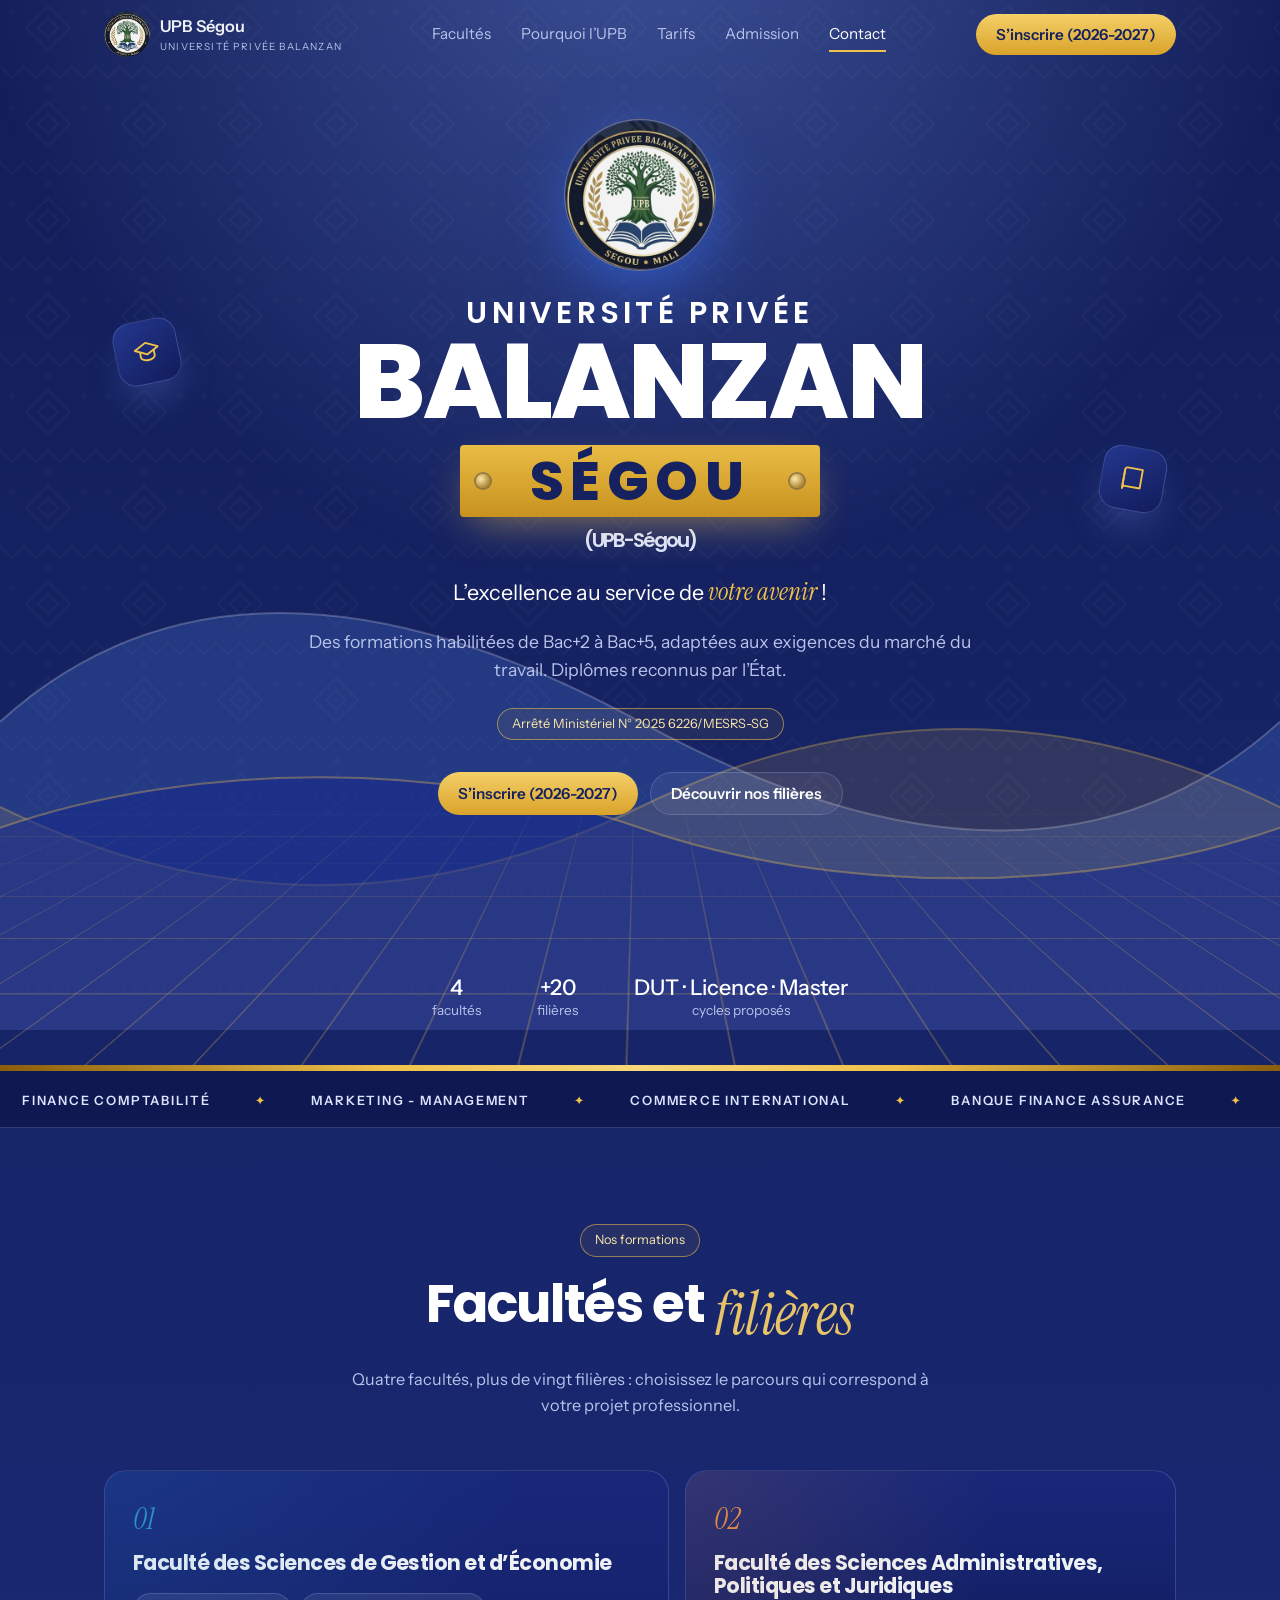
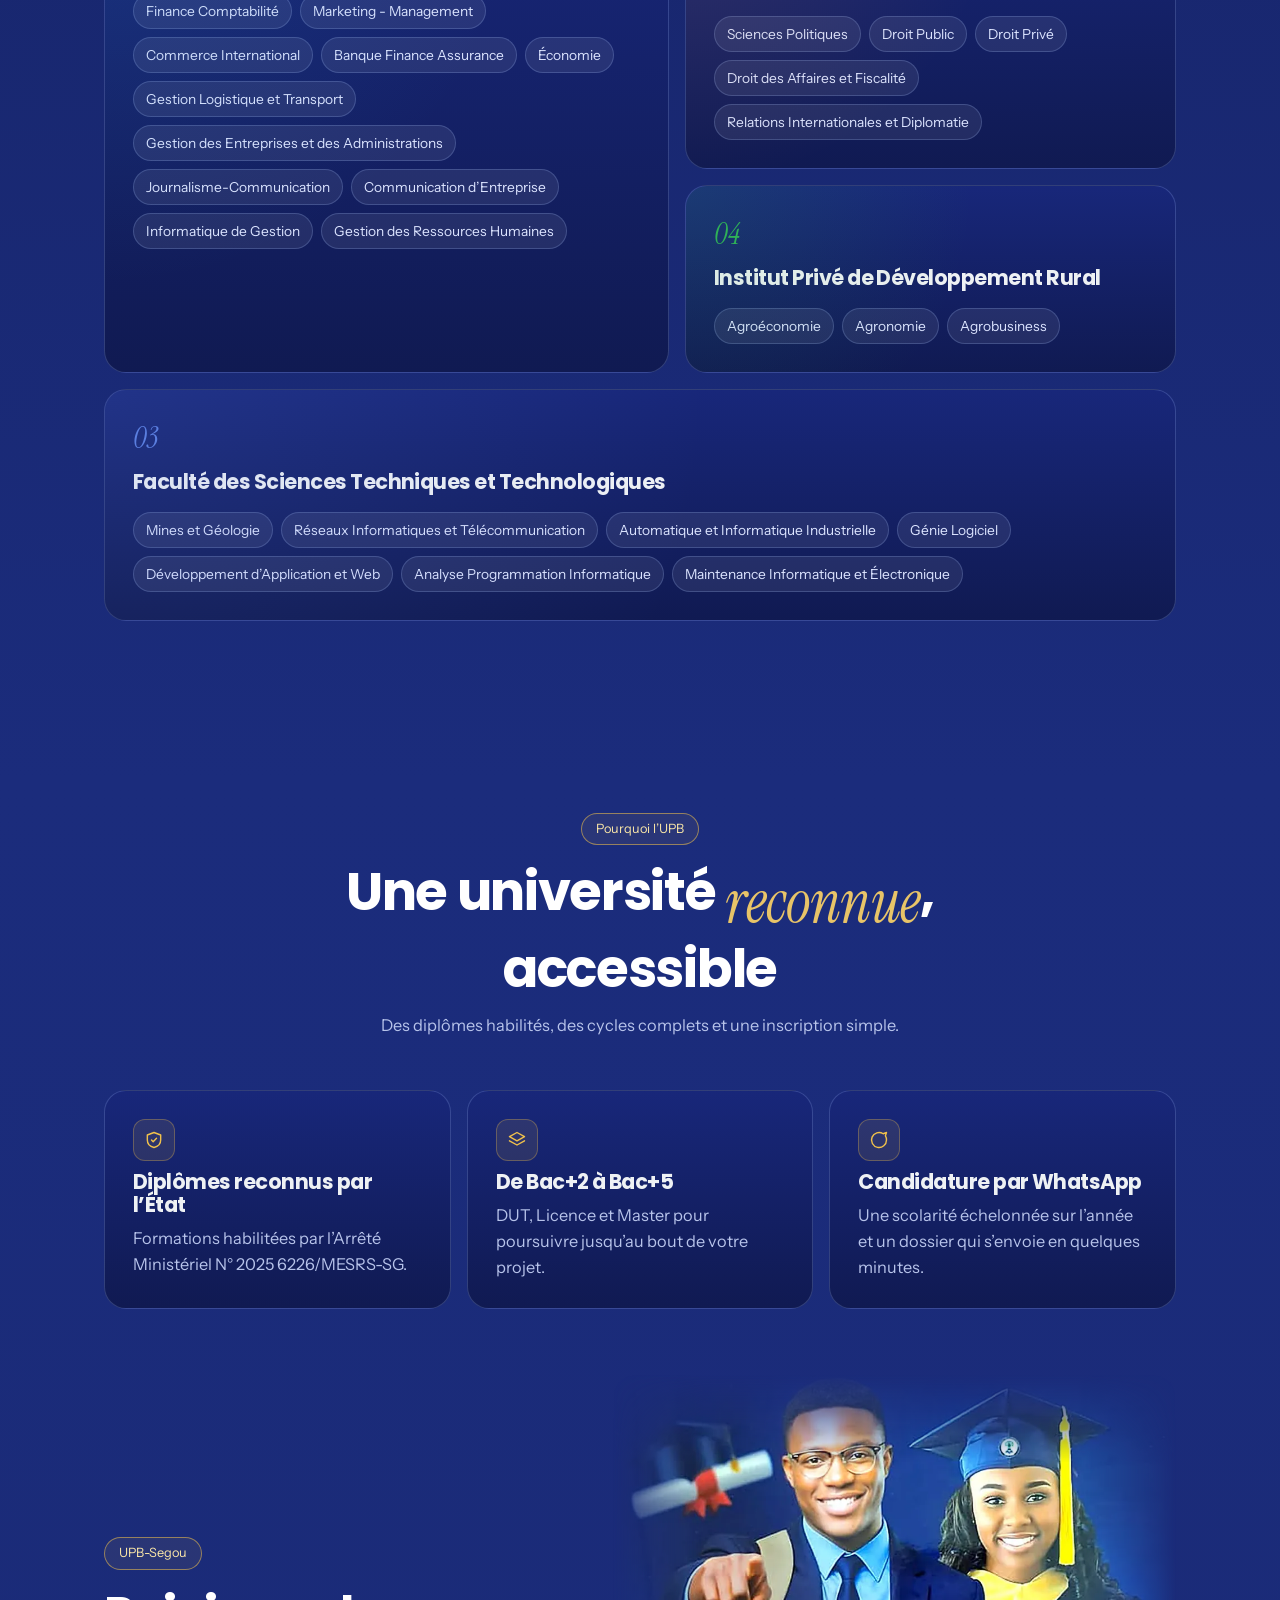
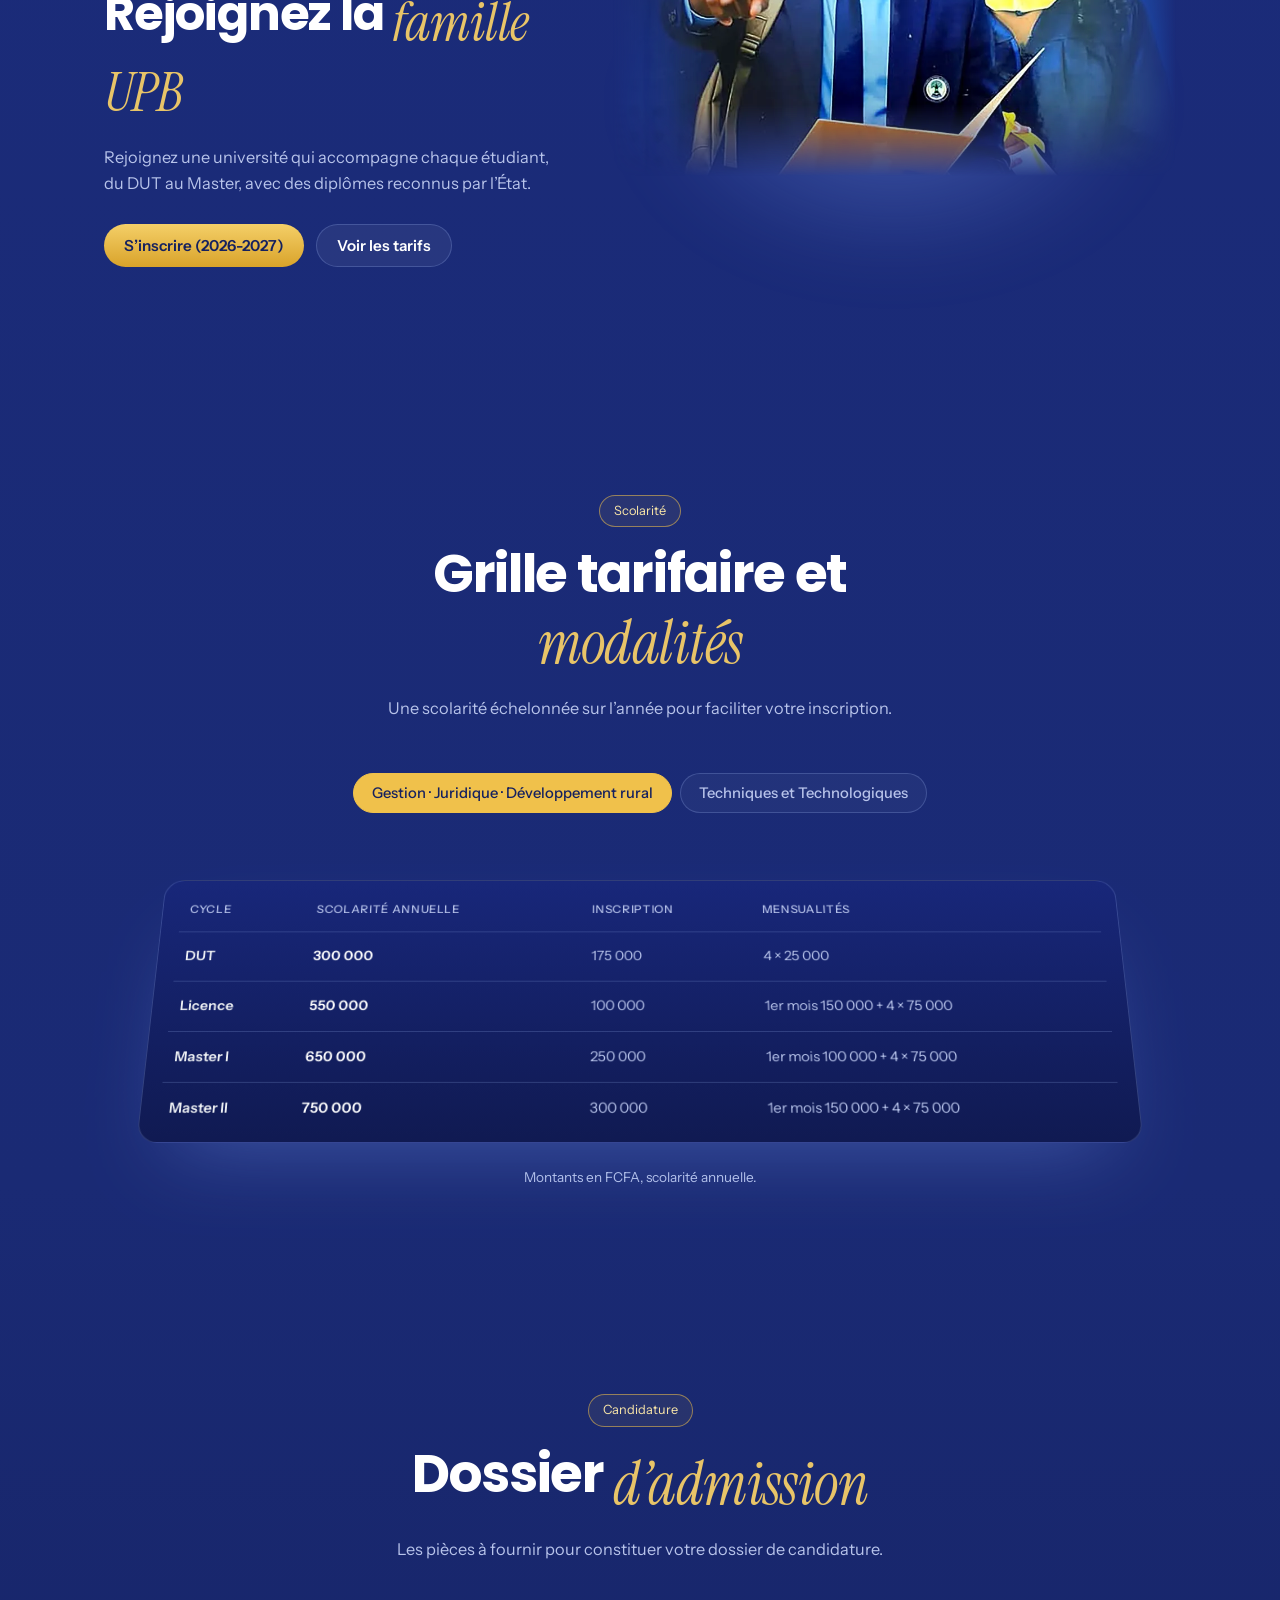
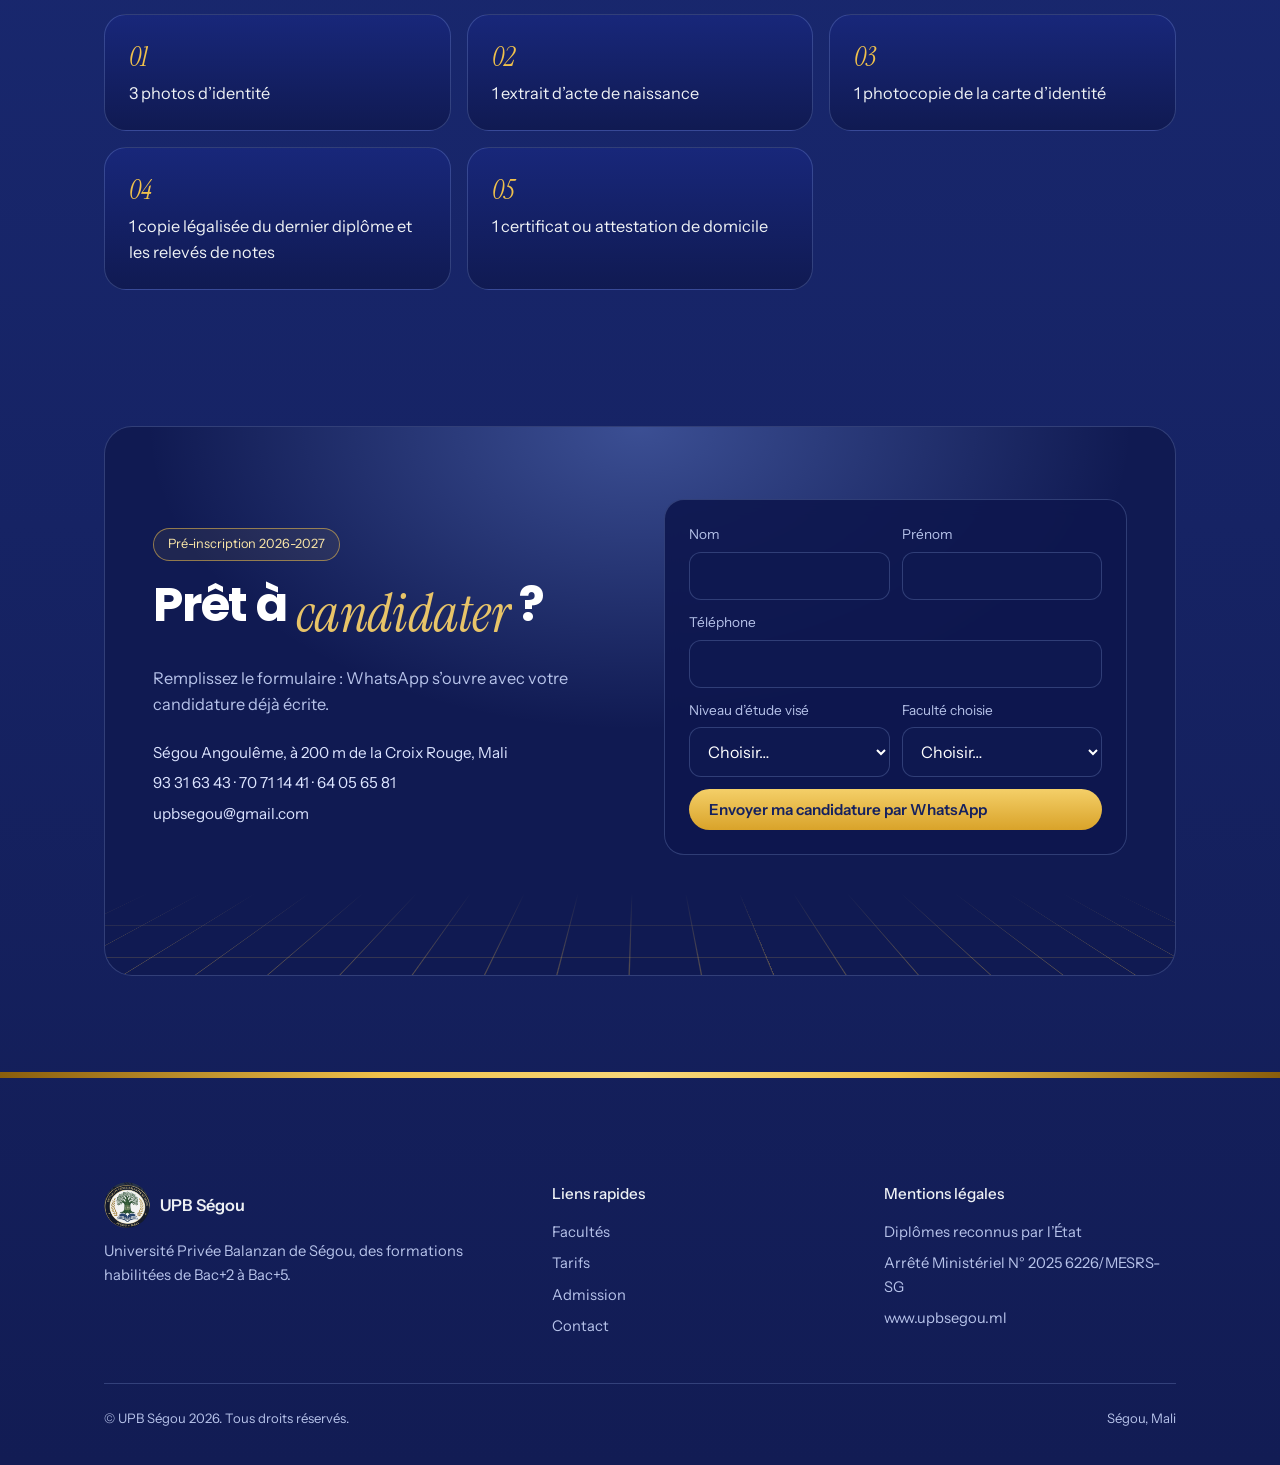
<file: index.html>
<!DOCTYPE html>
<html lang="fr">
<head>
<meta charset="UTF-8">
<meta name="viewport" content="width=device-width, initial-scale=1, viewport-fit=cover">
<title>UPB Ségou — Université Privée Balanzan de Ségou</title>
<meta name="description" content="UPB Ségou, Université Privée Balanzan de Ségou (Mali) : 4 facultés et plus de 20 filières de Bac+2 à Bac+5, diplômes reconnus par l'État. Filières, tarifs et candidature.">
<link rel="canonical" href="https://adama-dev-tech.github.io/UPB-Segou/">
<meta name="theme-color" content="#15215F">

<!-- Aperçu lors du partage (WhatsApp, Facebook…) -->
<meta property="og:type" content="website">
<meta property="og:locale" content="fr_FR">
<meta property="og:site_name" content="UPB Ségou">
<meta property="og:title" content="UPB Ségou — Université Privée Balanzan de Ségou">
<meta property="og:description" content="4 facultés, plus de 20 filières de Bac+2 à Bac+5, diplômes reconnus par l'État. Découvrez les filières, les tarifs et candidatez.">
<meta property="og:url" content="https://adama-dev-tech.github.io/UPB-Segou/">
<meta property="og:image" content="https://adama-dev-tech.github.io/UPB-Segou/logo.png">
<meta name="twitter:card" content="summary">

<!-- Données structurées pour Google -->
<script type="application/ld+json">
{
  "@context": "https://schema.org",
  "@type": "CollegeOrUniversity",
  "name": "Université Privée Balanzan de Ségou",
  "alternateName": "UPB Ségou",
  "url": "https://adama-dev-tech.github.io/UPB-Segou/",
  "logo": "https://adama-dev-tech.github.io/UPB-Segou/logo.png",
  "description": "Université privée à Ségou (Mali) : 4 facultés et plus de 20 filières de Bac+2 à Bac+5, diplômes reconnus par l'État.",
  "email": "upbsegou@gmail.com",
  "telephone": ["+22393316343", "+22370711441", "+22364056581"],
  "address": {
    "@type": "PostalAddress",
    "streetAddress": "Ségou Angoulême, à 200 m de la Croix Rouge",
    "addressLocality": "Ségou",
    "addressCountry": "ML"
  }
}
</script>
<link rel="icon" href="data:image/svg+xml,<svg xmlns=%22http://www.w3.org/2000/svg%22 viewBox=%220 0 100 100%22><text y=%22.9em%22 font-size=%2290%22>%F0%9F%8E%93</text></svg>">
<link rel="preconnect" href="https://fonts.googleapis.com">
<link rel="preconnect" href="https://fonts.gstatic.com" crossorigin>
<link href="https://fonts.googleapis.com/css2?family=Poppins:wght@600;700;800&family=Instrument+Sans:wght@400;500;600&family=Instrument+Serif:ital@1&display=swap" rel="stylesheet">
<style>
:root{--bg:#15215F;--panel:#101A52;--line:rgba(170,195,255,.22);--ink:#EEF1F4;--mute:#B7C3EA;--teal:#F0C14B;--glow:rgba(130,165,255,.38);--f1:#2C90CC;--f2:#E08A45;--f3:#5B7FE0;--f4:#2FB257;
--b:"Instrument Sans",system-ui,sans-serif;--s:"Instrument Serif",Georgia,serif;color-scheme:dark;
box-sizing:border-box;padding-top:env(safe-area-inset-top,0px);padding-bottom:env(safe-area-inset-bottom,0px)}
*{box-sizing:border-box}html{scroll-behavior:smooth;scroll-padding-top:84px}
body{margin:0;background:linear-gradient(180deg,#131E58 0%,#1B2C7C 38%,#1A2A74 70%,#121C54 100%);color:var(--ink);font:400 1.02rem/1.6 var(--b);-webkit-font-smoothing:antialiased;overflow-x:hidden}
body::before{content:"";position:fixed;inset:0;background:url("data:image/svg+xml,%3Csvg xmlns='http://www.w3.org/2000/svg' width='96' height='96' viewBox='0 0 96 96' fill='none' stroke='white' stroke-width='1.2' opacity='.5'%3E%3Cpath d='M48 6l22 22-22 22-22-22z'/%3E%3Cpath d='M48 18l10 10-10 10-10-10z'/%3E%3Cpath d='M0 66l12 12 12-12 12 12 12-12 12 12 12-12 12 12 12-12'/%3E%3Ccircle cx='12' cy='12' r='2'/%3E%3Ccircle cx='84' cy='12' r='2'/%3E%3Ccircle cx='48' cy='88' r='2'/%3E%3C/svg%3E");opacity:.09;pointer-events:none;z-index:0}
main,footer,header{position:relative}header{position:fixed}
a{color:inherit;text-decoration:none}:focus-visible{outline:2px solid var(--teal);outline-offset:3px;border-radius:8px}
.wrap{max-width:1120px;margin:0 auto;padding:0 24px}
h1,h2,h3{margin:0;font-family:"Poppins",var(--b);font-weight:700;letter-spacing:-.025em;line-height:1.1}
h1,h2{background:linear-gradient(180deg,#fff 30%,#C6D4FF);-webkit-background-clip:text;background-clip:text;color:transparent}
h1 em,h2 em{font:italic 400 1.12em var(--s);letter-spacing:-.01em;color:#E8C468;-webkit-text-fill-color:#E8C468}
.pill{display:inline-block;border:1px solid rgba(240,193,75,.55);color:#FBE7A8;font-size:.8rem;padding:5px 14px;border-radius:99px;background:rgba(240,193,75,.07)}
header{position:fixed;inset:0 0 auto 0;z-index:50;padding-top:env(safe-area-inset-top,0px);transition:background .3s,border-color .3s;border-bottom:1px solid transparent}
header.sc{background:rgba(19,31,92,.88);backdrop-filter:blur(12px);border-color:var(--line)}
.nav{display:flex;align-items:center;justify-content:space-between;height:68px}
.logo{display:flex;align-items:center;gap:10px;font-weight:600}.logo img{width:46px;height:46px;object-fit:contain;border-radius:50%}.logo small{display:block;font-weight:400;font-size:.62rem;letter-spacing:.12em;color:var(--mute);text-transform:uppercase}
.links{display:flex;gap:30px;color:var(--mute);font-size:.95rem}.links a:hover{color:#fff}
.btn{display:inline-flex;align-items:center;gap:8px;background:linear-gradient(180deg,#F4CF68,#D9A32A);color:#15215F;font:600 .95rem var(--b);padding:11px 20px;border-radius:99px;border:0;cursor:pointer;transition:transform .2s,box-shadow .2s}
.btn:hover{transform:translateY(-2px);box-shadow:0 10px 30px -8px var(--glow)}
.btn.g{background:rgba(255,255,255,.06);color:#fff;border:1px solid var(--line)}
.burger{display:none;background:none;border:1px solid var(--line);color:#fff;border-radius:10px;width:42px;height:42px;font-size:1.2rem}
.hero{position:relative;text-align:center;padding:170px 0 250px;overflow:hidden}
.hero::before{content:"";position:absolute;inset:-10% -10% auto;height:75%;background:radial-gradient(ellipse at 50% 0,var(--glow),transparent 62%)}
.hero .wrap{position:relative;z-index:2}
.hero h1{font-size:clamp(2.5rem,6.4vw,4.9rem);max-width:15ch;margin:22px auto}
.hero p{color:var(--mute);max-width:56ch;margin:0 auto 32px;font-size:1.1rem}
.hlogo{width:clamp(110px,16vw,150px);height:auto;border-radius:50%;margin:0 auto 22px;display:block;box-shadow:0 0 0 1px rgba(232,196,104,.35),0 20px 70px -10px rgba(60,120,255,.7);animation:fl 6s ease-in-out infinite}
.cta{display:flex;gap:12px;justify-content:center;flex-wrap:wrap}
.floor{position:absolute;left:50%;bottom:-6%;width:170%;height:52%;transform:translateX(-50%) perspective(520px) rotateX(63deg);background-image:linear-gradient(rgba(240,193,75,.3) 1px,transparent 1px),linear-gradient(90deg,rgba(240,193,75,.3) 1px,transparent 1px);background-size:60px 60px;-webkit-mask-image:linear-gradient(to top,#000 10%,transparent 80%);mask-image:linear-gradient(to top,#000 10%,transparent 80%)}
.facts{position:absolute;z-index:2;left:0;right:0;bottom:44px;display:flex;justify-content:center;gap:clamp(18px,5vw,56px);color:var(--mute);font-size:.85rem;flex-wrap:wrap;padding:0 16px}
.facts b{display:block;color:#fff;font:500 1.35rem var(--b)}
.tile{position:absolute;z-index:1;width:64px;height:64px;border-radius:18px;display:grid;place-items:center;background:linear-gradient(145deg,#1A1D21,#0B0C0E);border:1px solid var(--line);box-shadow:0 20px 40px -12px var(--glow);animation:fl 6s ease-in-out infinite}
.tile svg{width:28px;height:28px;stroke:var(--teal);fill:none;stroke-width:1.6;stroke-linecap:round;stroke-linejoin:round}
.t1{left:14%;top:34%;transform:rotate(-12deg)}.t2{right:13%;top:46%;transform:rotate(10deg);animation-delay:-3s}
@keyframes fl{50%{translate:0 -12px}}
section{padding:96px 0}.head{text-align:center;margin-bottom:52px}.head h2{font-size:clamp(2rem,4.4vw,3.3rem);margin:18px auto 14px;max-width:18ch}.head p{color:var(--mute);max-width:56ch;margin:0 auto}
.bento{display:grid;grid-template-columns:1.15fr 1fr;grid-template-areas:"a b" "a c" "d d";gap:16px}
.card{background:linear-gradient(180deg,#18277A,var(--panel));border:1px solid var(--line);border-radius:22px;padding:28px;position:relative;overflow:hidden}
.card::after{content:"";position:absolute;inset:0;background:radial-gradient(circle at 0 0,var(--c,transparent),transparent 55%);opacity:.14;pointer-events:none}
.card h3{font-size:1.3rem;margin:14px 0 18px}.num{font:italic 1.9rem var(--s);color:var(--c)}
.chips{display:flex;flex-wrap:wrap;gap:8px;margin:0;padding:0;list-style:none}.chips li{font-size:.86rem;padding:6px 12px;border-radius:99px;background:rgba(255,255,255,.08);border:1px solid var(--line);color:#DCE4FF}
.a{grid-area:a}.b{grid-area:b}.c{grid-area:c}.d{grid-area:d}
.why{display:grid;grid-template-columns:repeat(3,1fr);gap:16px}.why .card h3{margin:10px 0 8px}.why p{margin:0;color:var(--mute)}
.ic{width:42px;height:42px;border-radius:12px;display:grid;place-items:center;background:rgba(240,193,75,.1);border:1px solid rgba(240,193,75,.3)}.ic svg{width:20px;height:20px;stroke:var(--teal);fill:none;stroke-width:1.7;stroke-linecap:round;stroke-linejoin:round}
.tabs{display:flex;gap:8px;justify-content:center;flex-wrap:wrap;margin-bottom:28px}.tab{background:rgba(255,255,255,.04);border:1px solid var(--line);color:var(--mute);padding:10px 18px;border-radius:99px;font:500 .92rem var(--b);cursor:pointer}.tab[aria-selected=true]{background:#F0C14B;color:#15215F;border-color:#F0C14B}
.panel{perspective:1400px}.panel>.card{padding:8px 20px;transform:rotateX(5deg);transform-origin:50% 100%;box-shadow:0 40px 90px -40px var(--glow)}
table{width:100%;border-collapse:collapse}th,td{text-align:left;padding:16px 10px;border-bottom:1px solid var(--line);font-size:.97rem}tr:last-child td{border:0}th{color:var(--mute);font-weight:500;font-size:.82rem;letter-spacing:.05em;text-transform:uppercase}td:first-child{font-weight:600}td.tot{font-weight:600;color:#fff}td.m{color:var(--mute)}
.note{text-align:center;color:var(--mute);font-size:.85rem;margin-top:24px}
.pieces{display:grid;grid-template-columns:repeat(3,1fr);gap:16px}.pieces .card{padding:24px}.pieces b{font:italic 1.7rem var(--s);color:var(--teal);display:block;margin-bottom:6px}
.cf{position:relative;overflow:hidden;border-radius:28px;border:1px solid var(--line);background:#101A52;padding:72px 0 120px}
.cf::before{content:"";position:absolute;inset:0 0 auto;height:60%;background:radial-gradient(ellipse at 50% 0,var(--glow),transparent 65%)}
.cf .floor{height:40%;bottom:-10%}.cf .in{position:relative;z-index:2;display:grid;grid-template-columns:1fr 1fr;gap:48px;padding:0 48px;align-items:center}
.cf h2{font-size:clamp(2rem,4vw,3rem);margin:18px 0 16px}.cf p{color:var(--mute);margin:0}.co{margin-top:24px;display:grid;gap:6px;color:#DCE4FF;font-size:.95rem}.co a:hover{color:var(--teal)}
form{display:grid;gap:12px;background:rgba(14,23,78,.9);border:1px solid var(--line);border-radius:20px;padding:24px;backdrop-filter:blur(8px)}
label{font-size:.85rem;color:var(--mute)}input,select{width:100%;margin-top:6px;padding:13px 14px;border-radius:12px;border:1px solid var(--line);background:#0E1850;color:#fff;font:400 1rem var(--b)}
.row{display:grid;grid-template-columns:1fr 1fr;gap:12px}.ok{display:none;font-size:.85rem;color:var(--teal)}.ok.on{display:block}
footer{padding:64px 0 36px;margin-top:40px}.fg{display:grid;grid-template-columns:1.4fr 1fr 1fr;gap:40px;padding-bottom:36px;border-bottom:1px solid var(--line)}
footer h4{margin:0 0 14px;font-weight:500;font-size:.95rem}footer li{list-style:none;margin:8px 0;color:var(--mute);font-size:.92rem}footer ul{margin:0;padding:0}footer a:hover{color:#fff}footer p{color:var(--mute);font-size:.92rem;margin:12px 0 0;max-width:36ch}
.copy{display:flex;justify-content:space-between;flex-wrap:wrap;gap:10px;padding-top:24px;color:var(--mute);font-size:.82rem}
.rv{opacity:0;transform:translateY(18px);transition:opacity .7s,transform .7s}.rv.on{opacity:1;transform:none}
@media (max-width:860px){.links{display:none;position:absolute;top:68px;left:12px;right:12px;flex-direction:column;gap:0;background:#101A52;border:1px solid var(--line);border-radius:16px;padding:8px}.links.open{display:flex}.links a{padding:14px}.burger{display:block}.nav .btn{display:none}
.bento{grid-template-columns:1fr;grid-template-areas:"a" "b" "c" "d"}.why,.pieces,.fg{grid-template-columns:1fr}.cf .in{grid-template-columns:1fr;padding:0 22px}.hero{padding:140px 0 270px}.tile{display:none}.row{grid-template-columns:1fr}
th:nth-child(3),td:nth-child(3){display:none}th,td{padding:14px 6px;font-size:.9rem}}
@media (prefers-reduced-motion:reduce){*{animation:none!important;transition:none!important;scroll-behavior:auto!important}.rv{opacity:1;transform:none}}
.aff{display:grid;grid-template-columns:.9fr 1.1fr;gap:48px;align-items:center}.aff h2{font-size:clamp(2rem,4vw,3rem);margin:18px 0 16px}.aff p{color:var(--mute);margin:0 0 28px;max-width:46ch}
.afw{position:relative}.afw::before{content:"";position:absolute;inset:8% 4%;background:radial-gradient(ellipse,var(--glow),transparent 70%);filter:blur(30px)}
.afw img{position:relative;display:block;width:100%;height:auto;-webkit-mask-image:linear-gradient(to right,transparent,#000 16%,#000 84%,transparent),linear-gradient(to bottom,transparent,#000 22%,#000 82%,transparent);-webkit-mask-composite:source-in;mask-image:linear-gradient(to right,transparent,#000 16%,#000 84%,transparent),linear-gradient(to bottom,transparent,#000 22%,#000 82%,transparent);mask-composite:intersect}
@media (max-width:860px){.aff{grid-template-columns:1fr;gap:28px}}
.hero h1.lock{background:none;color:#fff;-webkit-text-fill-color:#fff;max-width:none;margin:0 auto;display:flex;flex-direction:column;align-items:center;font-family:"Poppins",sans-serif}
.lock .l1{font-weight:600;font-size:clamp(1rem,3.2vw,1.9rem);letter-spacing:.14em;text-transform:uppercase}
.lock .l2{font-weight:800;font-size:clamp(2.8rem,10.5vw,6.6rem);letter-spacing:-.02em;text-transform:uppercase;line-height:1}
.lock .l3{position:relative;margin-top:10px;background:linear-gradient(180deg,#E9BC45,#C8921F);color:#16215F;-webkit-text-fill-color:#16215F;font-weight:800;font-size:clamp(1.6rem,6vw,3.4rem);letter-spacing:.12em;text-transform:uppercase;padding:2px clamp(34px,8vw,70px);border-radius:4px;box-shadow:0 14px 40px -12px rgba(240,193,75,.55);line-height:1.25}
.lock .l3 i{position:absolute;top:50%;width:14px;height:14px;margin-top:-7px;border-radius:50%;background:radial-gradient(circle at 35% 35%,#FFE9A6,#8A5E0C);box-shadow:0 0 0 2px rgba(22,33,95,.35)}.lock .l3 i:first-child{left:16px}.lock .l3 i:last-child{right:16px}
.lock .l4{margin-top:12px;font-weight:600;font-size:clamp(.95rem,2.4vw,1.25rem);color:#DCE4FF;-webkit-text-fill-color:#DCE4FF}
.sl{font-size:clamp(1.05rem,2.4vw,1.35rem)!important;color:#fff!important;margin:24px auto 18px!important}.sl em{font:italic 400 1.15em var(--s);color:#F0C14B}
.gline{height:6px;background:linear-gradient(90deg,#8A5E0C,#F0C14B 30%,#F7D77A 50%,#F0C14B 70%,#8A5E0C);position:relative;z-index:2}
.hero{padding-top:120px}.hlogo{margin-bottom:26px!important}
.t1{left:9%;top:30%}.t2{right:9%;top:42%}
.tile{background:linear-gradient(145deg,#24378F,#121C5A)}
#sp{position:fixed;top:0;left:0;right:0;height:3px;background:linear-gradient(90deg,#8A5E0C,#F0C14B,#F7D77A);transform:scaleX(0);transform-origin:0 50%;z-index:60}
.rv{--ty:40px;transform:translate(var(--tx,0),var(--ty)) scale(.97);transition:opacity .9s cubic-bezier(.2,.7,.2,1) calc(var(--i,0)*90ms),transform .9s cubic-bezier(.2,.7,.2,1) calc(var(--i,0)*90ms)}
.rv.on{transform:none}
.bento .a{--tx:-48px;--ty:0px}.bento .b,.bento .c{--tx:48px;--ty:0px}.bento .d{--ty:60px}
.sp{background:none!important;color:#fff!important;-webkit-text-fill-color:#fff!important}.sp em{-webkit-text-fill-color:#E8C468!important}
.w{display:inline-block;overflow:hidden;vertical-align:top;padding:.08em .04em .16em;margin:-.08em -.04em -.16em}
.w>span{display:inline-block;transform:translateY(115%);transition:transform .9s cubic-bezier(.2,.8,.2,1) calc(var(--k,0)*55ms)}
.sp.on .w>span{transform:none}
.tick{overflow:hidden;white-space:nowrap;background:rgba(10,16,60,.55);border-bottom:1px solid var(--line);padding:15px 0;position:relative;z-index:2}
.tk{display:inline-flex;animation:mq 70s linear infinite}.tk span{padding:0 22px;color:#DCE4FF;font-weight:600;font-size:.8rem;letter-spacing:.14em;text-transform:uppercase}
.tk span::after{content:"✦";color:#F0C14B;margin-left:44px}
@keyframes mq{to{translate:-50% 0}}
.links a{position:relative}.links a::after{content:"";position:absolute;left:0;right:0;bottom:-6px;height:2px;background:#F0C14B;transform:scaleX(0);transition:transform .3s}.links a.act{color:#fff}.links a.act::after{transform:scaleX(1)}
.card::before{content:"";position:absolute;inset:0;background:radial-gradient(420px circle at var(--mx,50%) var(--my,0%),rgba(240,193,75,.17),transparent 60%);opacity:0;transition:opacity .35s;pointer-events:none}.card:hover::before{opacity:1}
.panel>.card{transform:rotateX(calc(var(--pt,.4)*18deg)) scale(calc(1 - var(--pt,.4)*.06));will-change:transform}
.afw img{clip-path:inset(10% 8% 10% 8% round 22px);transition:clip-path 1.3s cubic-bezier(.2,.7,.2,1)}.afw.on img{clip-path:inset(0 round 22px)}
.hero .wrap{will-change:transform,opacity}
@media (max-width:860px){.links a::after{bottom:6px;left:14px;right:14px}}
@media (prefers-reduced-motion:reduce){.sp .w>span{transform:none!important}.tk{animation:none}.afw img{clip-path:none}.panel>.card{transform:none}}
body::before{inset:-96px;animation:pd 55s linear infinite}
@keyframes pd{to{transform:translate(96px,96px)}}
.ob{position:fixed;z-index:0;pointer-events:none;width:62vmax;height:62vmax;will-change:transform}
.ob i{display:block;width:100%;height:100%;border-radius:50%;animation:o1 24s ease-in-out infinite alternate}
.o1{background:radial-gradient(circle,rgba(240,193,75,.30),transparent 62%)}
.o2{background:radial-gradient(circle,rgba(96,148,255,.50),transparent 62%);animation-name:o2!important;animation-duration:30s!important}
.o3{background:radial-gradient(circle,rgba(70,100,235,.55),transparent 62%);animation-name:o3!important;animation-duration:36s!important}
@keyframes o1{from{transform:translate(0,0) scale(1)}to{transform:translate(-16vw,12vh) scale(1.3)}}
@keyframes o2{from{transform:translate(0,0) scale(1.1)}to{transform:translate(18vw,-10vh) scale(.85)}}
@keyframes o3{from{transform:translate(0,0) scale(.9)}to{transform:translate(-12vw,-14vh) scale(1.25)}}
@media (prefers-reduced-motion:reduce){body::before,.ob i{animation:none}}
.waves{position:fixed;left:0;right:0;bottom:-130px;height:calc(46vh + 130px);z-index:0;pointer-events:none;overflow:hidden;will-change:transform}
.wv{position:absolute;left:0;bottom:0;width:200%;background-repeat:repeat-x;background-position:0 100%;background-size:50% 100%;animation:wvm 40s linear infinite}
.w1{height:100%;background-image:url("data:image/svg+xml,%3Csvg xmlns='http://www.w3.org/2000/svg' viewBox='0 0 1200 300' preserveAspectRatio='none'%3E%3Cpath d='M0 130 C150 50 350 50 600 130 S1050 210 1200 130 L1200 300 L0 300Z' fill='rgba(96,148,255,.20)'/%3E%3Cpath d='M0 130 C150 50 350 50 600 130 S1050 210 1200 130' fill='none' stroke='rgba(255,255,255,.22)' stroke-width='2' vector-effect='non-scaling-stroke'/%3E%3C/svg%3E");animation-duration:46s}
.w2{height:82%;background-image:url("data:image/svg+xml,%3Csvg xmlns='http://www.w3.org/2000/svg' viewBox='0 0 1200 300' preserveAspectRatio='none'%3E%3Cpath d='M0 150 C200 220 400 220 600 150 S1000 80 1200 150 L1200 300 L0 300Z' fill='rgba(240,193,75,.13)'/%3E%3Cpath d='M0 150 C200 220 400 220 600 150 S1000 80 1200 150' fill='none' stroke='rgba(240,193,75,.30)' stroke-width='2' vector-effect='non-scaling-stroke'/%3E%3C/svg%3E");animation-duration:32s;animation-direction:reverse}
.w3{height:62%;background-image:url("data:image/svg+xml,%3Csvg xmlns='http://www.w3.org/2000/svg' viewBox='0 0 1200 300' preserveAspectRatio='none'%3E%3Cpath d='M0 120 C180 60 420 60 600 120 S1020 180 1200 120 L1200 300 L0 300Z' fill='rgba(24,40,140,.55)'/%3E%3Cpath d='M0 120 C180 60 420 60 600 120 S1020 180 1200 120' fill='none' stroke='rgba(240,193,75,.35)' stroke-width='2' vector-effect='non-scaling-stroke'/%3E%3C/svg%3E");animation-duration:22s}
@keyframes wvm{to{transform:translateX(-50%)}}
@media (prefers-reduced-motion:reduce){.wv{animation:none}}
</style>
</head>
<body>
<div id="sp" aria-hidden="true"></div>
<div class="waves" id="wv" aria-hidden="true"><div class="wv w1"></div><div class="wv w2"></div><div class="wv w3"></div></div>

<header id="hd"><div class="wrap nav">
<a class="logo" href="#accueil"><img src="[data-uri]" alt="Logo UPB Ségou"><span>UPB Ségou<small>Université Privée Balanzan</small></span></a>
<nav class="links" id="lk" aria-label="Navigation"><a href="#facultes">Facultés</a><a href="#pourquoi">Pourquoi l’UPB</a><a href="#tarifs">Tarifs</a><a href="#admission">Admission</a><a href="#contact">Contact</a></nav>
<a class="btn" href="#contact">S’inscrire (2026-2027)</a><button class="burger" id="bg" aria-label="Menu" aria-expanded="false">☰</button>
</div></header>
<main>
<div class="hero" id="accueil"><div class="tile t1"><svg viewBox="0 0 24 24" aria-hidden="true"><path d="M2 9l10-5 10 5-10 5z"/><path d="M6 11.5V16c0 1.5 3 3 6 3s6-1.5 6-3v-4.5"/></svg></div><div class="tile t2"><svg viewBox="0 0 24 24" aria-hidden="true"><path d="M4 5a2 2 0 012-2h13v16H6a2 2 0 00-2 2z"/><path d="M4 21V5"/></svg></div>
<div class="wrap"><img class="hlogo" src="[data-uri]" alt="Sceau de l’Université Privée Balanzan de Ségou"><h1 class="lock"><span class="l1">Université Privée</span><span class="l2">Balanzan</span><span class="l3"><i></i>Ségou<i></i></span><span class="l4">(UPB-Ségou)</span></h1>
<p class="sl">L’excellence au service de <em>votre avenir</em> !</p>
<p>Des formations habilitées de Bac+2 à Bac+5, adaptées aux exigences du marché du travail. Diplômes reconnus par l’État.</p>
<p style="margin-top:-8px"><span class="pill">Arrêté Ministériel N° 2025 6226/MESRS-SG</span></p>
<div class="cta"><a class="btn" href="#contact">S’inscrire (2026-2027)</a><a class="btn g" href="#facultes">Découvrir nos filières</a></div></div>
<div class="floor"></div>
<div class="facts"><div><b data-n="4">4</b>facultés</div><div><b data-n="20" data-p="+">+20</b>filières</div><div><b>DUT · Licence · Master</b>cycles proposés</div></div></div>
<div class="gline"></div>
<div class="tick" aria-hidden="true"><div class="tk" id="tk"></div></div>

<section id="facultes"><div class="wrap"><div class="head rv"><span class="pill">Nos formations</span><h2>Facultés et <em>filières</em></h2><p>Quatre facultés, plus de vingt filières : choisissez le parcours qui correspond à votre projet professionnel.</p></div>
<div class="bento">
<div class="card a rv" style="--c:var(--f1)"><span class="num">01</span><h3>Faculté des Sciences de Gestion et d’Économie</h3><ul class="chips"><li>Finance Comptabilité</li><li>Marketing - Management</li><li>Commerce International</li><li>Banque Finance Assurance</li><li>Économie</li><li>Gestion Logistique et Transport</li><li>Gestion des Entreprises et des Administrations</li><li>Journalisme-Communication</li><li>Communication d’Entreprise</li><li>Informatique de Gestion</li><li>Gestion des Ressources Humaines</li></ul></div>
<div class="card b rv" style="--c:var(--f2)"><span class="num">02</span><h3>Faculté des Sciences Administratives, Politiques et Juridiques</h3><ul class="chips"><li>Sciences Politiques</li><li>Droit Public</li><li>Droit Privé</li><li>Droit des Affaires et Fiscalité</li><li>Relations Internationales et Diplomatie</li></ul></div>
<div class="card c rv" style="--c:var(--f4)"><span class="num">04</span><h3>Institut Privé de Développement Rural</h3><ul class="chips"><li>Agroéconomie</li><li>Agronomie</li><li>Agrobusiness</li></ul></div>
<div class="card d rv" style="--c:var(--f3)"><span class="num">03</span><h3>Faculté des Sciences Techniques et Technologiques</h3><ul class="chips"><li>Mines et Géologie</li><li>Réseaux Informatiques et Télécommunication</li><li>Automatique et Informatique Industrielle</li><li>Génie Logiciel</li><li>Développement d’Application et Web</li><li>Analyse Programmation Informatique</li><li>Maintenance Informatique et Électronique</li></ul></div>
</div></div></section>

<section id="pourquoi"><div class="wrap"><div class="head rv"><span class="pill">Pourquoi l’UPB</span><h2>Une université <em>reconnue</em>, accessible</h2><p>Des diplômes habilités, des cycles complets et une inscription simple.</p></div>
<div class="why">
<div class="card rv"><div class="ic"><svg viewBox="0 0 24 24" aria-hidden="true"><path d="M12 3l8 3v6c0 5-3.5 8-8 9-4.5-1-8-4-8-9V6z"/><path d="M9 12l2 2 4-4"/></svg></div><h3>Diplômes reconnus par l’État</h3><p>Formations habilitées par l’Arrêté Ministériel N° 2025 6226/MESRS-SG.</p></div>
<div class="card rv"><div class="ic"><svg viewBox="0 0 24 24" aria-hidden="true"><path d="M12 3l9 5-9 5-9-5z"/><path d="M3 13l9 5 9-5"/></svg></div><h3>De Bac+2 à Bac+5</h3><p>DUT, Licence et Master pour poursuivre jusqu’au bout de votre projet.</p></div>
<div class="card rv"><div class="ic"><svg viewBox="0 0 24 24" aria-hidden="true"><path d="M21 12a9 9 0 11-4-7.5L21 3l-1.3 4A9 9 0 0121 12z"/></svg></div><h3>Candidature par WhatsApp</h3><p>Une scolarité échelonnée sur l’année et un dossier qui s’envoie en quelques minutes.</p></div>
</div></div></section>

<section id="affiche"><div class="wrap aff"><div class="rv"><span class="pill">UPB-Segou</span><h2>Rejoignez la <em>famille UPB</em></h2><p>Rejoignez une université qui accompagne chaque étudiant, du DUT au Master, avec des diplômes reconnus par l’État.</p><div class="cta" style="justify-content:flex-start"><a class="btn" href="#contact">S’inscrire (2026-2027)</a><a class="btn g" href="#tarifs">Voir les tarifs</a></div></div>
<div class="afw rv"><img src="[data-uri]" alt="Étudiants de l’UPB Ségou, dont une diplômée en toge" width="1352" height="964" loading="lazy"></div></div></section>

<section id="tarifs"><div class="wrap"><div class="head rv"><span class="pill">Scolarité</span><h2>Grille tarifaire et <em>modalités</em></h2><p>Une scolarité échelonnée sur l’année pour faciliter votre inscription.</p></div>
<div class="tabs" role="tablist"><button class="tab" role="tab" aria-selected="true" data-t="ta">Gestion · Juridique · Développement rural</button><button class="tab" role="tab" aria-selected="false" data-t="tb">Techniques et Technologiques</button></div>
<div class="panel rv"><div class="card" id="ta"><table><thead><tr><th>Cycle</th><th>Scolarité annuelle</th><th>Inscription</th><th>Mensualités</th></tr></thead><tbody><tr><td>DUT</td><td class="tot">300 000</td><td class="m">175 000</td><td class="m">4 × 25 000</td></tr><tr><td>Licence</td><td class="tot">550 000</td><td class="m">100 000</td><td class="m">1er mois 150 000 + 4 × 75 000</td></tr><tr><td>Master I</td><td class="tot">650 000</td><td class="m">250 000</td><td class="m">1er mois 100 000 + 4 × 75 000</td></tr><tr><td>Master II</td><td class="tot">750 000</td><td class="m">300 000</td><td class="m">1er mois 150 000 + 4 × 75 000</td></tr></tbody></table></div>
<div class="card" id="tb" hidden><table><thead><tr><th>Cycle</th><th>Scolarité annuelle</th><th>Inscription</th><th>Mensualités</th></tr></thead><tbody><tr><td>DUT</td><td class="tot">400 000</td><td class="m">200 000</td><td class="m">4 × 50 000</td></tr><tr><td>Licence</td><td class="tot">650 000</td><td class="m">325 000</td><td class="m">5 × 65 000</td></tr><tr><td>Master I</td><td class="tot">950 000</td><td class="m">475 000</td><td class="m">5 × 95 000</td></tr><tr><td>Master II</td><td class="tot">1 250 000</td><td class="m">625 000</td><td class="m">5 × 125 000</td></tr></tbody></table></div></div>
<p class="note">Montants en FCFA, scolarité annuelle.</p></div></section>

<section id="admission"><div class="wrap"><div class="head rv"><span class="pill">Candidature</span><h2>Dossier <em>d’admission</em></h2><p>Les pièces à fournir pour constituer votre dossier de candidature.</p></div>
<div class="pieces">
<div class="card rv"><b>01</b>3 photos d’identité</div><div class="card rv"><b>02</b>1 extrait d’acte de naissance</div><div class="card rv"><b>03</b>1 photocopie de la carte d’identité</div>
<div class="card rv"><b>04</b>1 copie légalisée du dernier diplôme et les relevés de notes</div><div class="card rv"><b>05</b>1 certificat ou attestation de domicile</div></div></div></section>

<section id="contact" style="padding-top:40px"><div class="wrap"><div class="cf"><div class="floor"></div><div class="in">
<div><span class="pill">Pré-inscription 2026-2027</span><h2>Prêt à <em>candidater</em> ?</h2><p>Remplissez le formulaire : WhatsApp s’ouvre avec votre candidature déjà écrite.</p>
<div class="co"><span>Ségou Angoulême, à 200 m de la Croix Rouge, Mali</span><span><a href="tel:+22393316343">93 31 63 43</a> · <a href="tel:+22370711441">70 71 14 41</a> · <a href="tel:+22364056581">64 05 65 81</a></span><a href="mailto:upbsegou@gmail.com">upbsegou@gmail.com</a></div></div>
<form id="f"><div class="row"><label>Nom<input id="nom" required autocomplete="family-name"></label><label>Prénom<input id="pre" required autocomplete="given-name"></label></div>
<label>Téléphone<input id="tel" type="tel" autocomplete="tel"></label>
<div class="row"><label>Niveau d’étude visé<select id="niv" required><option value="">Choisir…</option><option>DUT</option><option>Licence</option><option>Master</option></select></label>
<label>Faculté choisie<select id="fac" required><option value="">Choisir…</option><option>01 · Sciences de Gestion et d’Économie</option><option>02 · Sciences Administratives, Politiques et Juridiques</option><option>03 · Sciences Techniques et Technologiques</option><option>04 · Développement Rural</option></select></label></div>
<button class="btn" type="submit">Envoyer ma candidature par WhatsApp</button><p class="ok" id="ok">WhatsApp s’ouvre avec votre candidature. Appuyez sur « Envoyer » pour la transmettre.</p></form>
</div></div></div></section>
</main>
<div class="gline"></div>
<footer><div class="wrap"><div class="fg"><div><span class="logo"><img src="[data-uri]" alt="">UPB Ségou</span><p>Université Privée Balanzan de Ségou, des formations habilitées de Bac+2 à Bac+5.</p></div>
<div><h4>Liens rapides</h4><ul><li><a href="#facultes">Facultés</a></li><li><a href="#tarifs">Tarifs</a></li><li><a href="#admission">Admission</a></li><li><a href="#contact">Contact</a></li></ul></div>
<div><h4>Mentions légales</h4><ul><li>Diplômes reconnus par l’État</li><li>Arrêté Ministériel N° 2025 6226/MESRS-SG</li><li>www.upbsegou.ml</li></ul></div></div>
<div class="copy"><span>© UPB Ségou 2026. Tous droits réservés.</span><span>Ségou, Mali</span></div></div></footer>
<script>
var WHATSAPP_NUMBER="22393316343";
var hd=document.getElementById('hd');function sc(){hd.classList.toggle('sc',scrollY>20)}sc();addEventListener('scroll',sc,{passive:true});
var bg=document.getElementById('bg'),lk=document.getElementById('lk');
bg.onclick=function(){var o=lk.classList.toggle('open');bg.setAttribute('aria-expanded',o)};
lk.querySelectorAll('a').forEach(function(a){a.onclick=function(){lk.classList.remove('open');bg.setAttribute('aria-expanded','false')}});
document.querySelectorAll('.tab').forEach(function(t){t.onclick=function(){document.querySelectorAll('.tab').forEach(function(x){x.setAttribute('aria-selected',x===t);document.getElementById(x.dataset.t).hidden=x!==t})}});
var io=new IntersectionObserver(function(es){es.forEach(function(e){if(e.isIntersecting){e.target.classList.add('on');io.unobserve(e.target)}})},{threshold:.12});
document.querySelectorAll('.rv').forEach(function(el){io.observe(el)});
document.getElementById('f').addEventListener('submit',function(e){e.preventDefault();
var g=function(i){return document.getElementById(i).value.trim()};
var m="Bonjour, je souhaite candidater à l’UPB Ségou (2026-2027).\nNom : "+g('nom')+"\nPrénom : "+g('pre')+"\nTéléphone : "+(g('tel')||"-")+"\nNiveau visé : "+g('niv')+"\nFaculté : "+g('fac');
document.getElementById('ok').classList.add('on');
window.open("https://wa.me/"+WHATSAPP_NUMBER+"?text="+encodeURIComponent(m),"_blank","noopener")});
(function(){
var rm=matchMedia('(prefers-reduced-motion:reduce)').matches;
var $=function(q,c){return Array.prototype.slice.call((c||document).querySelectorAll(q))};
$('.bento,.why,.pieces').forEach(function(g){$('.rv',g).forEach(function(el,i){el.style.setProperty('--i',i)})});
var ioH=new IntersectionObserver(function(es){es.forEach(function(e){if(e.isIntersecting){e.target.classList.add('on');ioH.unobserve(e.target)}})},{threshold:.4});
$('.head h2,.aff h2,.cf h2').forEach(function(h){h.classList.add('sp');var k=0;
(function walk(n){Array.prototype.slice.call(n.childNodes).forEach(function(c){
if(c.nodeType===3){var f=document.createDocumentFragment();c.textContent.split(/(\s+)/).forEach(function(p){if(!p)return;if(/^\s+$/.test(p)){f.appendChild(document.createTextNode(' '))}else{var w=document.createElement('span');w.className='w';var i=document.createElement('span');i.style.setProperty('--k',k++);i.textContent=p;w.appendChild(i);f.appendChild(w)}});c.parentNode.replaceChild(f,c)}
else if(c.nodeType===1)walk(c)})})(h);ioH.observe(h)});
var tk=document.getElementById('tk');
if(tk){var nm=$('.chips li').map(function(l){return l.textContent});tk.innerHTML=nm.concat(nm).map(function(t){return '<span>'+t+'</span>'}).join('')}
var ioC=new IntersectionObserver(function(es){es.forEach(function(e){if(!e.isIntersecting)return;ioC.unobserve(e.target);var b=e.target,n=+b.dataset.n,p=b.dataset.p||'';if(rm)return;var t0=null;(function st(t){if(!t0)t0=t;var k=Math.min(1,(t-t0)/1400);k=1-Math.pow(1-k,3);b.textContent=p+Math.round(n*k);if(k<1)requestAnimationFrame(st)})(performance.now())})},{threshold:.6});
$('[data-n]').forEach(function(b){ioC.observe(b)});
var links=$('#lk a'),ioN=new IntersectionObserver(function(es){es.forEach(function(e){if(e.isIntersecting){links.forEach(function(a){a.classList.toggle('act',a.getAttribute('href')==='#'+e.target.id)})}})},{rootMargin:'-45% 0px -50% 0px'});
$('#facultes,#pourquoi,#tarifs,#admission,#contact').forEach(function(x){ioN.observe(x)});
document.addEventListener('pointermove',function(e){var c=e.target.closest&&e.target.closest('.card');if(!c)return;var r=c.getBoundingClientRect();c.style.setProperty('--mx',(e.clientX-r.left)+'px');c.style.setProperty('--my',(e.clientY-r.top)+'px')},{passive:true});
var wr=$('.hero .wrap')[0],fl=$('.hero .floor')[0],t1=$('.t1')[0],t2=$('.t2')[0],sp=document.getElementById('sp'),pn=$('.panel>.card'),im=$('.afw img')[0],tick=false;
var ob=$('.ob'),mx=0,my=0;function orb(){var y=scrollY;ob.forEach(function(o,i){var k=[.12,-.08,.16][i];o.style.transform='translate3d('+(mx*(i+1)*14).toFixed(1)+'px,'+(-y*k+my*(i+1)*14).toFixed(1)+'px,0)'})}
var wvE=document.getElementById('wv');function wvl(y){if(wvE)wvE.style.transform='translate3d(0,'+(-Math.min(110,y*.05)).toFixed(1)+'px,0)'}
function upd(){tick=false;var y=scrollY,h=innerHeight,dh=document.documentElement.scrollHeight-h;
sp.style.transform='scaleX('+(dh>0?Math.min(1,y/dh):0)+')';
if(rm)return;orb();wvl(y);
if(y<h*1.3&&wr){var k=Math.min(1,y/(h*.8));wr.style.transform='translate3d(0,'+(y*.22).toFixed(1)+'px,0) scale('+(1-k*.06).toFixed(3)+')';wr.style.opacity=(1-k*.85).toFixed(3);if(fl)fl.style.backgroundPosition='0 '+(y*.5).toFixed(1)+'px';if(t1)t1.style.marginTop=(-y*.18).toFixed(1)+'px';if(t2)t2.style.marginTop=(-y*.3).toFixed(1)+'px'}
pn.forEach(function(c){var r=c.getBoundingClientRect(),p=Math.max(0,Math.min(1,(r.top-h*.25)/(h*.6)));c.style.setProperty('--pt',p.toFixed(3))});
if(im){var r=im.parentNode.getBoundingClientRect(),q=(r.top+r.height/2-h/2)/h;im.style.translate='0 '+(q*-40).toFixed(1)+'px'}}
document.addEventListener('pointermove',function(e){mx=e.clientX/innerWidth-.5;my=e.clientY/innerHeight-.5;if(!tick&&!rm){tick=true;requestAnimationFrame(upd)}},{passive:true});
addEventListener('scroll',function(){if(!tick){tick=true;requestAnimationFrame(upd)}},{passive:true});addEventListener('resize',upd);upd();
})();
</script>
</body>
</html>
</file>
